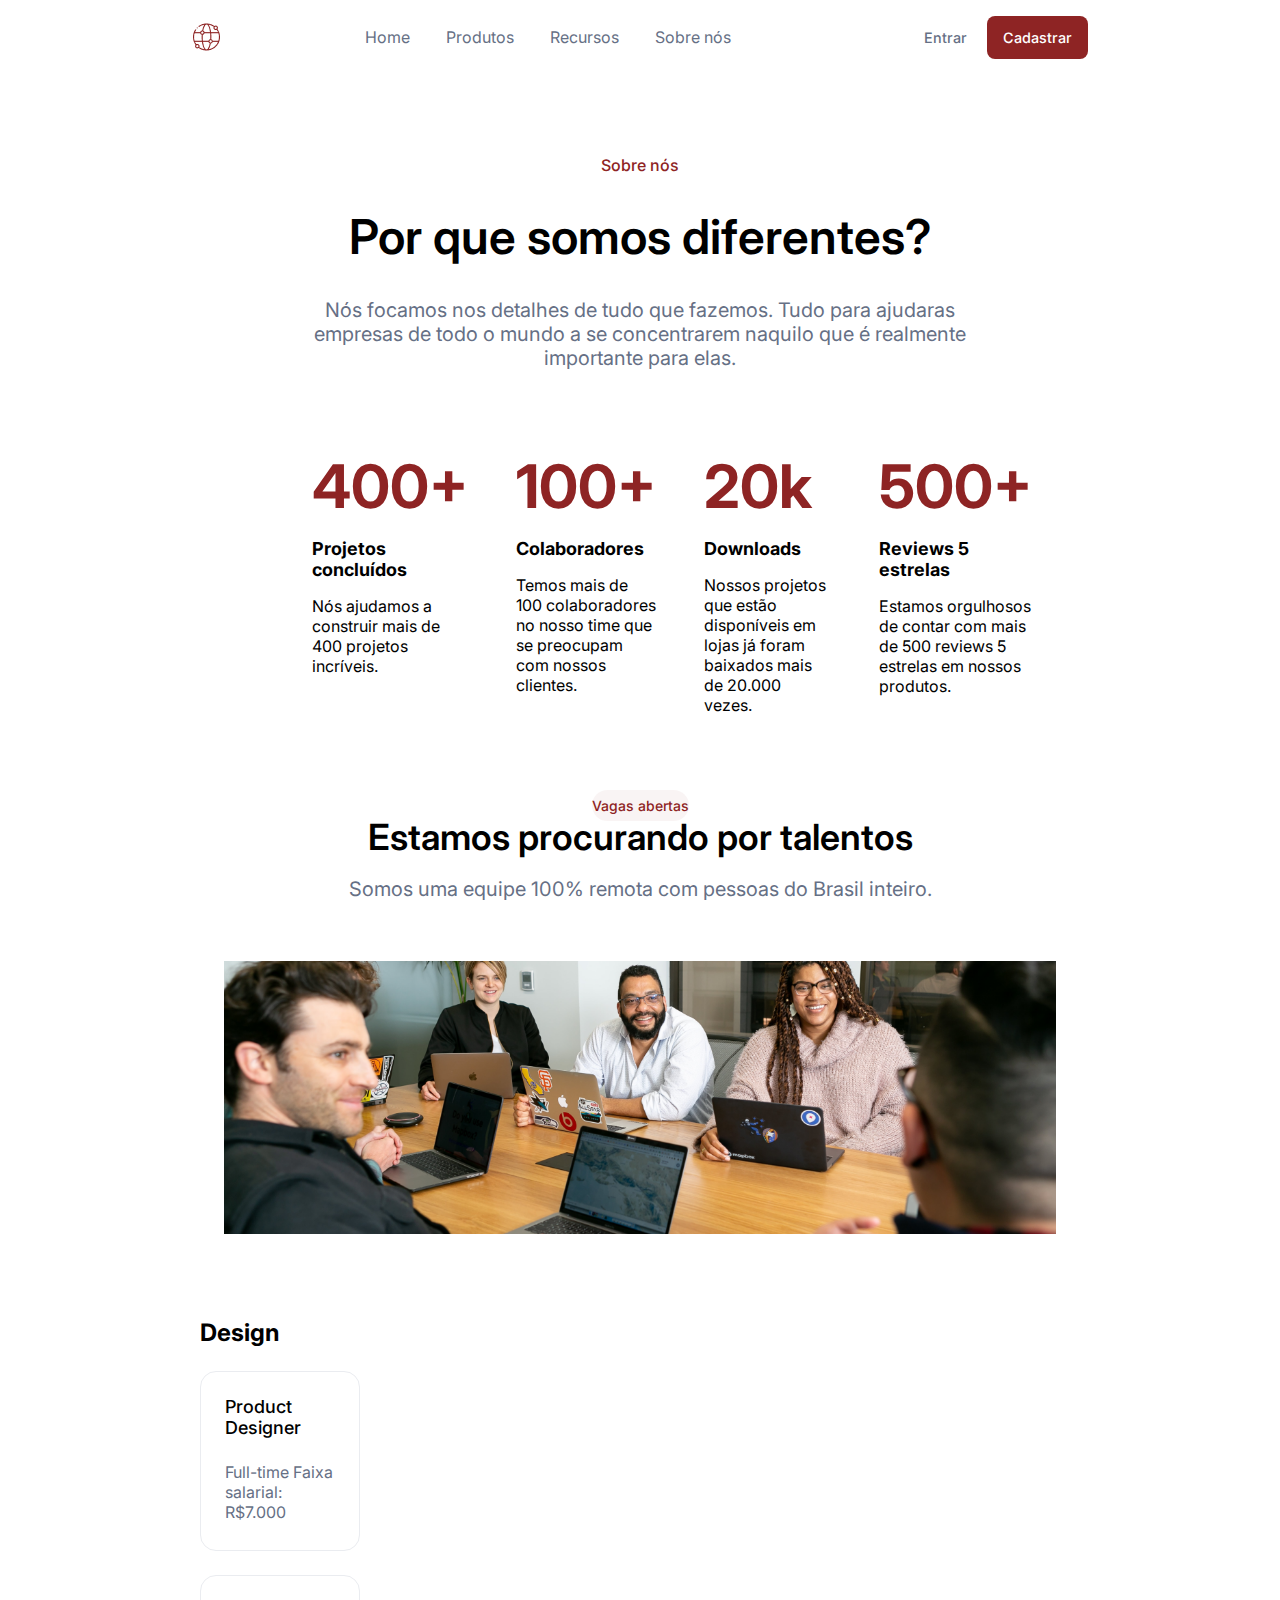
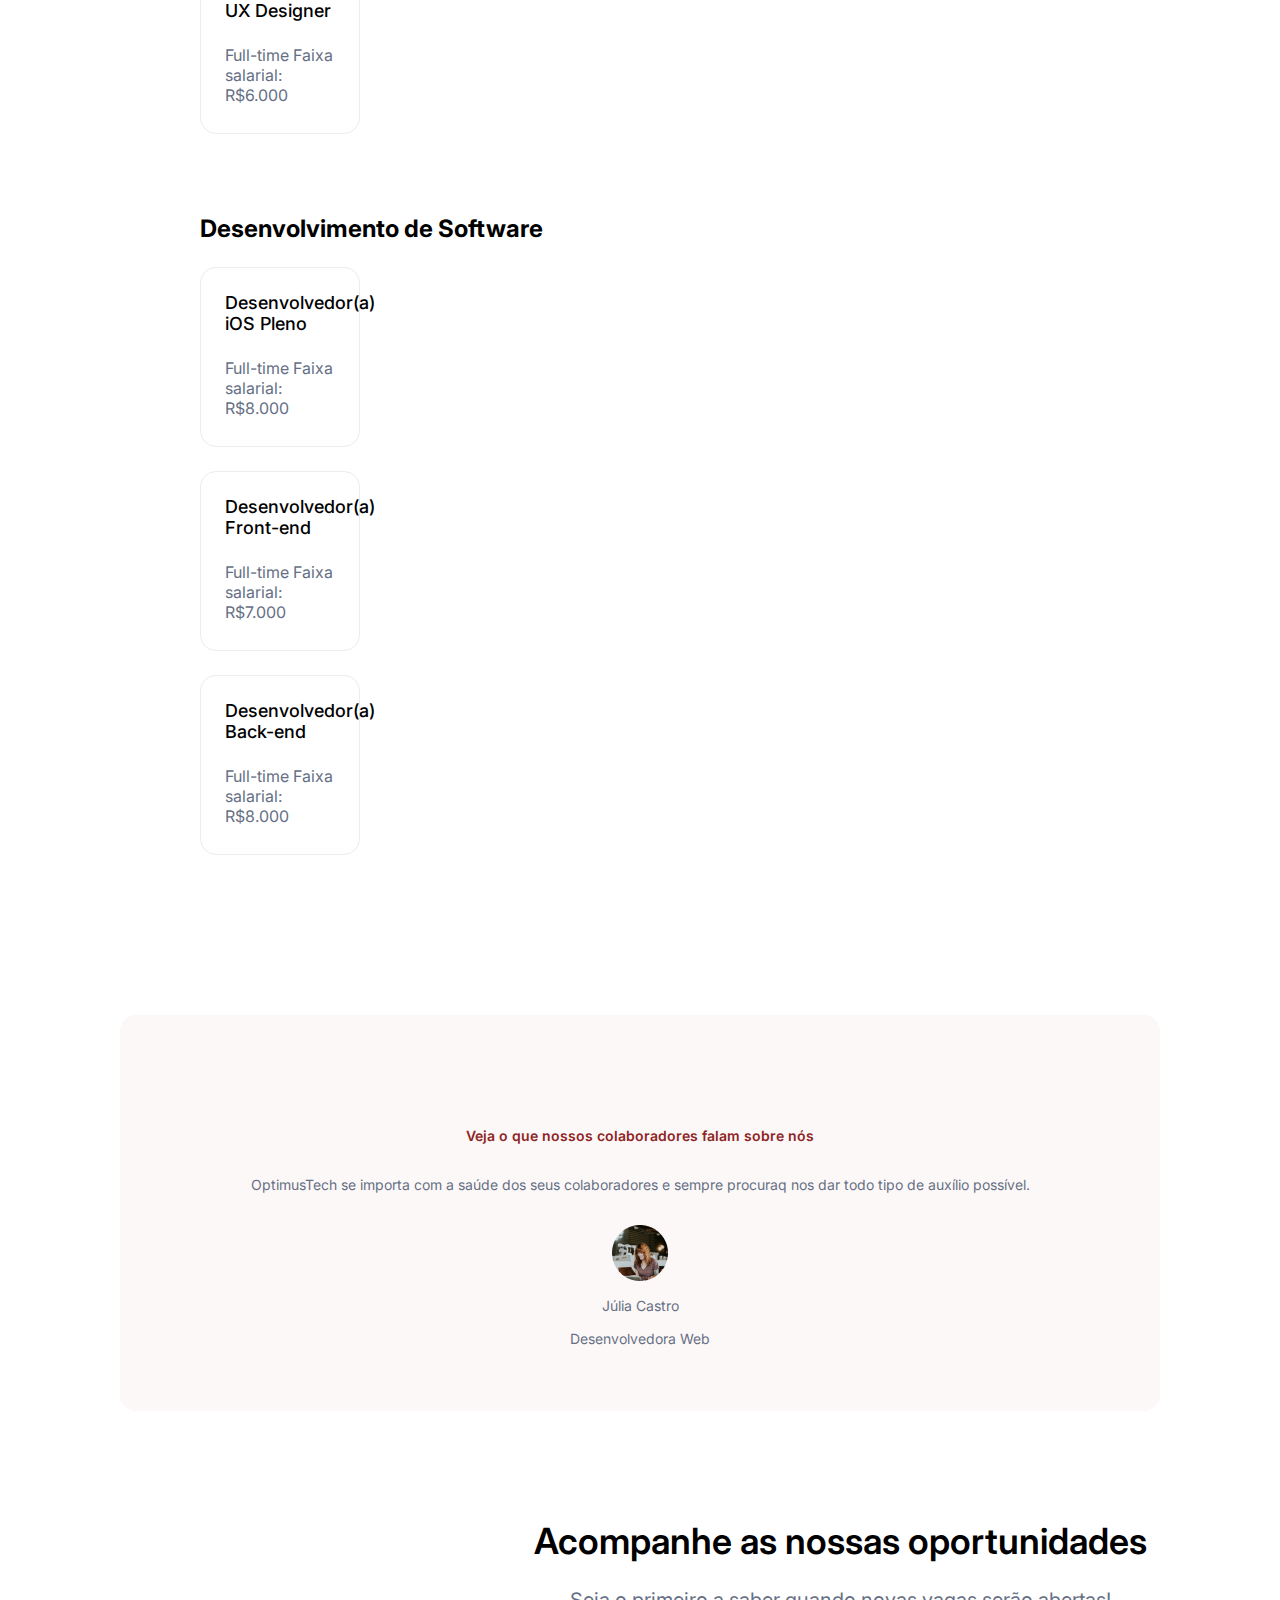
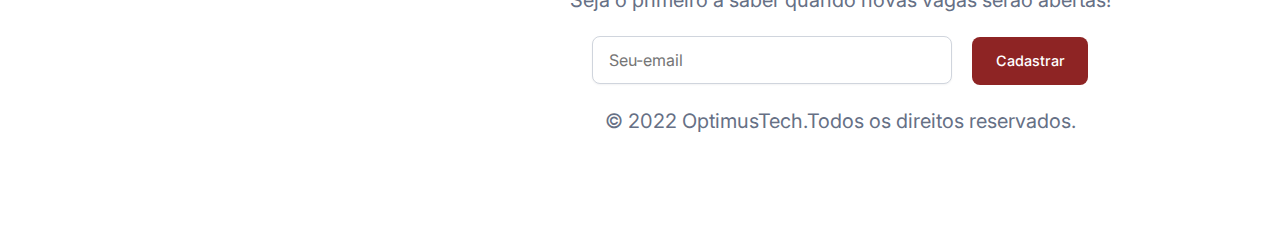
<file: contratacao/index.html>
<!DOCTYPE html>
<html lang="pt-br">
<head>
  <meta charset="UTF-8">
  <meta http-equiv="X-UA-Compatible" content="IE=edge">
  <meta name="viewport" content="width=device-width, initial-scale=1.0">
  <title>OptimusTech</title>
  <link rel="preconnect" href="https://fonts.googleapis.com">
  <link rel="preconnect" href="https://fonts.gstatic.com" crossorigin>
  <link href="https://fonts.googleapis.com/css2?family=Inter:wght@300;400;500;600&display=swap" rel="stylesheet"> 
  <link rel="stylesheet" href="css/style.css">
</head>
<body>
  <nav>
    <img src="img/worldwide 1 (Traced).png"/>
    <div class="links">
      <a href="#">Home</a>
      <a href="#">Produtos</a>
      <a href="#">Recursos</a>
      <a href="#">Sobre nós</a>
    </div>
    <div class="buttons">
      <button>Entrar</button>
      <button id="signUp">Cadastrar</button>
    </div>
  </nav>
  <section class="quem-somos">
    <span class="sobre">Sobre nós</span>
    <h1 class="titulo">Por que somos diferentes?</h1>
    <p class="titulo-descricao">Nós focamos nos detalhes de tudo que fazemos. Tudo para ajudaras empresas de 
        todo o mundo a se concentrarem naquilo que é realmente importante para elas.
    </p>
  </section>
  <section class="metricas-container">
    <div>
      <h2>400+</h2>
      <h3>Projetos concluídos</h3>
      <p>Nós ajudamos a construir mais de 400 projetos incríveis.</p>
    </div>
    <div>
      <h2>100+</h2>
      <h3>Colaboradores</h3>
      <p>Temos mais de 100 colaboradores no nosso time que se preocupam com nossos clientes.</p>
    </div>
    <div>
      <h2>20k</h2>
      <h3>Downloads</h3>
      <p>Nossos projetos que estão disponíveis em lojas já foram baixados mais de 20.000 vezes.</p>
    </div>
    <div>
      <h2>500+</h2>
      <h3>Reviews 5 estrelas</h3>
      <p>Estamos orgulhosos de contar com mais de 500 reviews 5 estrelas em nossos produtos.</p>
    </div>
  </section>
  <section class="procurando-talentos">
    <span>Vagas abertas</span>
    <h3>Estamos procurando por talentos</h3>
    <p>Somos uma equipe 100% remota com pessoas do Brasil inteiro.</p>
    <img src="img/reuniao.png" alt="pessoas em uma mesa">
  </section>
  <section class="vaga-profissao">
    <h2>Design</h2>

    <div class="vaga">
      <span class="titulo-vaga">Product Designer</span>
      <div class="informacoes">
        <span>Full-time</span>
        <span>Faixa salarial: R$7.000</span>
      </div>
    </div>

    <div class="vaga">
      <span class="titulo-vaga">UX Designer</span>
      <div class="informacoes">
        <span>Full-time</span>
        <span>Faixa salarial: R$6.000</span>
      </div>
    </div>

    <h2>Desenvolvimento de Software</h2>

    <div class="vaga">
      <span class="titulo-vaga">Desenvolvedor(a) iOS Pleno</span>
      <div class="informacoes">
        <span>Full-time</span>
        <span>Faixa salarial: R$8.000</span>
      </div>
    </div>
    
    <div class="vaga">
      <span class="titulo-vaga">Desenvolvedor(a) Front-end</span>
      <div class="informacoes">
        <span>Full-time</span>
        <span>Faixa salarial: R$7.000</span>
      </div>
    </div>

    <div class="vaga">
      <span class="titulo-vaga">Desenvolvedor(a) Back-end</span>
      <div class="informacoes">
        <span>Full-time</span>
        <span>Faixa salarial: R$8.000</span>
      </div>
    </div>
  </section>
  <section class="depoimentos">
    <h4>Veja o que nossos colaboradores falam sobre nós</h4>
    <p class="depoimentos-desenvolvedora-opiniao">OptimusTech se importa com a saúde dos seus colaboradores e sempre procuraq nos dar todo tipo de auxílio possível.</p>
    <img src="img/Avatar.png" class="depoimentos-imagem" alt="Foto de perfil da desenvolvedora">
    <p class="depoimentos-desenvolvedora">Júlia Castro</p>
    <p>Desenvolvedora Web</p>
  </section>
  <footer class="cabecalho">
    <h2>Acompanhe as nossas oportunidades</h2>
    <p>Seja o primeiro a saber quando novas vagas serão abertas!</p>
    <section>
      <input type="email" placeholder="Seu-email"></input>
      <button>Cadastrar</button>
    </section>
    
    <p class = "cabecalho-direito"> &copy 2022 OptimusTech.Todos os direitos reservados.</p>
  </footer>
</body>
</html>
</file>
<file: contratacao/css/style.css>
:root {
    --text-color: #667085;
    --cor-principal:#8E2424;
  }

  body {
    padding: 0px 120px 0 120px;
  }
  
  * {
    margin: 0;
    padding: 0;
    box-sizing: border-box;
    font-family: 'Inter', sans-serif;
  }
  
  body {
    width: 100%;
    height: 100vh;
  }
  
  nav {
    display: flex;
    justify-content: space-around;
    align-items: center;
    padding: 1rem 0;
  }
  
  .links a {
    color: var(--text-color);
    text-decoration: none;
    margin-right: 2rem;
  }
  
  button {
    padding: 0.8rem 1rem;
    cursor: pointer;
    border: none;
    border-radius: 0.5rem;
    font-weight: 500;
    background: none;
    color: var(--text-color);
    font-size: 0.9rem;
  }
  
  button#signUp {
    background-color: #8E2424;
    color: #FFF;
  }

  .quem-somos {
    text-align: center;
    padding: 5rem 0 0 0;
  }

  .sobre {
    color: var(--cor-principal);
    font-weight: 500;
    font-size: 16px;
  }

  .titulo {
    font-weight: 600;
    font-size: 48px;
    text-align: center;
    padding: 2rem;
  }

  .titulo-descricao {
    font-weight: 400;
    font-size: 20px;
    color: var(--text-color);
    text-align: center;
    margin: 0 10rem 0 10rem;
  }

  .metricas-container {
    display: flex;
    padding: 5rem ;
    margin-left: 7rem;
  }

  .metricas-container div {
    padding-right: 3rem;
  }

  .metricas-container h2 {
    font-size: 60px;
    color: var(--cor-principal);
  }
  .metricas-container h3 {
    font-size: 18px;
    padding: 1rem 0 1rem 0;
  }

  .procurando-talentos {
    text-align: center;
  }

  .procurando-talentos span {
    font-size: 14px;
    font-weight: 500;
    color: var(--cor-principal);
    background: rgba(142, 36, 36, 0.05);
    border-radius: 16px;
    padding-bottom: 0.5em;
    padding-top: 0.5em;
    text-align: center;
  }

  .procurando-talentos h3 {
    font-size: 36px;
    font-weight: 600;
    padding-bottom: 0.5em;
  }

  .procurando-talentos p {
    font-weight: 400;
    font-size: 20px;
    color: var(--text-color);
    padding-bottom: 3em
  }

  .procurando-talentos img {
    width: 80%;
  }

  .vaga-profissao h2 {
    margin: 80px 0 0 80px;
  }

  .vaga {
    border: 1px solid #EAECF0;
    border-radius: 16px;
    padding: 24px 24px 28px;
    margin: 24px 800px 24px 80px;
  }

  .titulo-vaga {
    font-size: 18px;
    font-weight: 500;
  }

  .informacoes {
    font-size: 16px;
    color: var(--text-color);
    padding-top: 24px;
  }

  .depoimentos {
    background: rgba(196, 25, 25, 0.03);
    margin-top: 10rem;
    border-radius: 16px;
    display: flex;
    flex-direction: column;
    align-items: center;
    padding: 64px 0 64px 0;
  }

  .depoimentos h4 {
    font-size: 14px;
    font-weight: 600;
    text-align: center;
    color: var(--cor-principal);
    padding-top: 3rem;
  }

  .depoimentos-desenvolvedora-opiniao {
    font-size: 36px;
    font-weight: 500;
    text-align: center;
    padding: 2rem;
  }

  .depoimentos-imagem {
    width: 56px;
  }

  .depoimentos-desenvolvedora {
    font-size: 16px;
    font-weight: 500;
    text-align: center;
    padding: 1rem;
  }

  .depoimentos p {
    font-size: 14px;
    font-weight: 400;
    color: var(--text-color);
    text-align: center;
  }

  .cabecalho {
    width: 1440px;
    height: 430px;
    display: flex;
    flex-direction: column;
    align-items: center;
    justify-content: space-around;
    padding: 96px 0px;
    
    
  }

  .cabecalho h2{
    font-size: 36px;
    font-weight: 600;
    text-align: center;
  }

  .cabecalho p{
    font-size: 20px;
    font-weight: 400;
    color: var(--text-color);
    text-align: center;
  }

  
  .cabecalho input {
   background: #FFFFFF;
   border: 1px solid #d0d5dd;
   box-shadow: 0px 1px 2px rgba(16, 24, 40, 0.05);
   border-radius: 8px;
   width: 360px;
   height: 48px;
   font-size: 16px;
   padding: 12px 14px 12px 16px;
  }

  .cabecalho button {
    background: var(--cor-principal);
    color: #FFFFFF;
    margin-left: 16px;
    width: 116px;
    height: 48px;
  }
</file>
